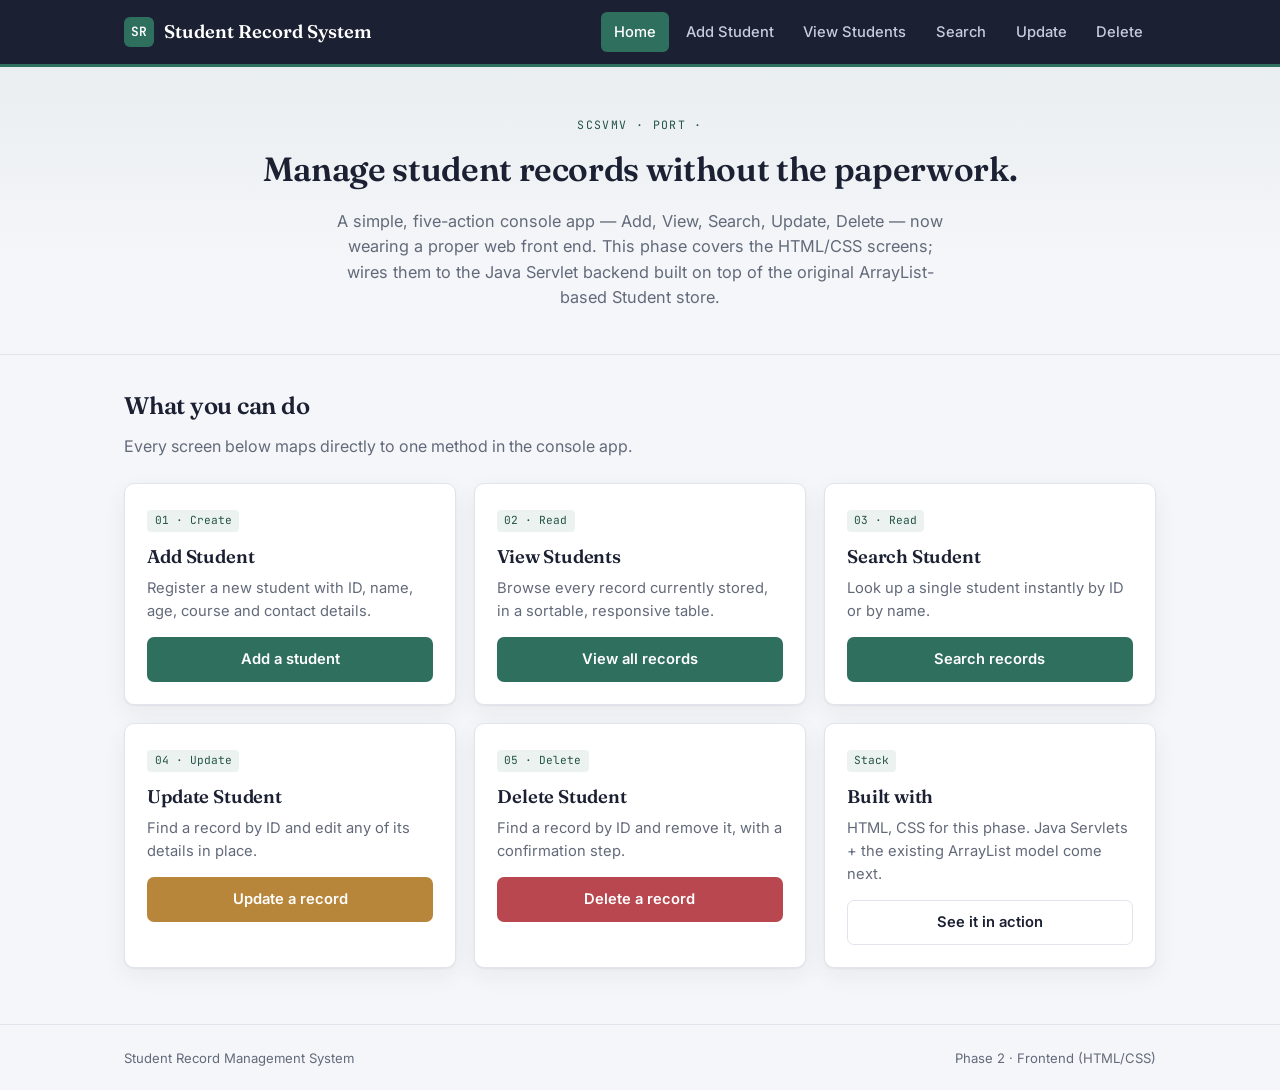
<file: frontend/index.html>
<!DOCTYPE html>
<html lang="en">
<head>
<meta charset="UTF-8">
<meta name="viewport" content="width=device-width, initial-scale=1.0">
<title>Student Record Management System</title>
<link rel="preconnect" href="https://fonts.googleapis.com">
<link href="https://fonts.googleapis.com/css2?family=Fraunces:wght@500;600&family=Inter:wght@400;500;600&family=JetBrains+Mono:wght@400;500&display=swap" rel="stylesheet">
<link rel="stylesheet" href="css/style.css">
</head>
<body>

<nav class="site-nav">
  <div class="container">
    <a class="brand" href="index.html">
      <span class="brand-mark">SR</span>
      Student Record System
    </a>
    <ul class="nav-links">
      <li><a href="index.html" class="active">Home</a></li>
      <li><a href="add-student.html">Add Student</a></li>
      <li><a href="view-students.html">View Students</a></li>
      <li><a href="search-student.html">Search</a></li>
      <li><a href="update-student.html">Update</a></li>
      <li><a href="delete-student.html">Delete</a></li>
    </ul>
  </div>
</nav>

<header class="page-header">
  <div class="container">
    <span class="eyebrow">SCSVMV &middot;  port &middot;</span>
    <h1>Manage student records without the paperwork.</h1>
    <p style="max-width:620px; font-size:1.02rem;">
      A simple, five-action console app — Add, View, Search, Update, Delete — now wearing a proper web front end.
      This phase covers the HTML/CSS screens; wires them to the Java Servlet backend built on top of the
      original ArrayList-based Student store.
    </p>
  </div>
</header>

<main>
  <div class="container">
    <h2>What you can do</h2>
    <p>Every screen below maps directly to one method in the console app.</p>

    <div class="feature-grid">

      <div class="feature-card">
        <span class="feature-tag">01 &middot; Create</span>
        <h3>Add Student</h3>
        <p>Register a new student with ID, name, age, course and contact details.</p>
        <a class="btn btn-primary" href="add-student.html">Add a student</a>
      </div>

      <div class="feature-card">
        <span class="feature-tag">02 &middot; Read</span>
        <h3>View Students</h3>
        <p>Browse every record currently stored, in a sortable, responsive table.</p>
        <a class="btn btn-primary" href="view-students.html">View all records</a>
      </div>

      <div class="feature-card">
        <span class="feature-tag">03 &middot; Read</span>
        <h3>Search Student</h3>
        <p>Look up a single student instantly by ID or by name.</p>
        <a class="btn btn-primary" href="search-student.html">Search records</a>
      </div>

      <div class="feature-card">
        <span class="feature-tag">04 &middot; Update</span>
        <h3>Update Student</h3>
        <p>Find a record by ID and edit any of its details in place.</p>
        <a class="btn btn-update" href="update-student.html">Update a record</a>
      </div>

      <div class="feature-card">
        <span class="feature-tag">05 &middot; Delete</span>
        <h3>Delete Student</h3>
        <p>Find a record by ID and remove it, with a confirmation step.</p>
        <a class="btn btn-delete" href="delete-student.html">Delete a record</a>
      </div>

      <div class="feature-card">
        <span class="feature-tag">Stack</span>
        <h3>Built with</h3>
        <p>HTML, CSS for this phase. Java Servlets + the existing ArrayList model come next.</p>
        <a class="btn btn-outline" href="view-students.html">See it in action</a>
      </div>

    </div>
  </div>
</main>

<footer>
  <div class="container">
    <span>Student Record Management System</span>
    <span>Phase 2 &middot; Frontend (HTML/CSS)</span>
  </div>
</footer>

</body>
</html>
</file>
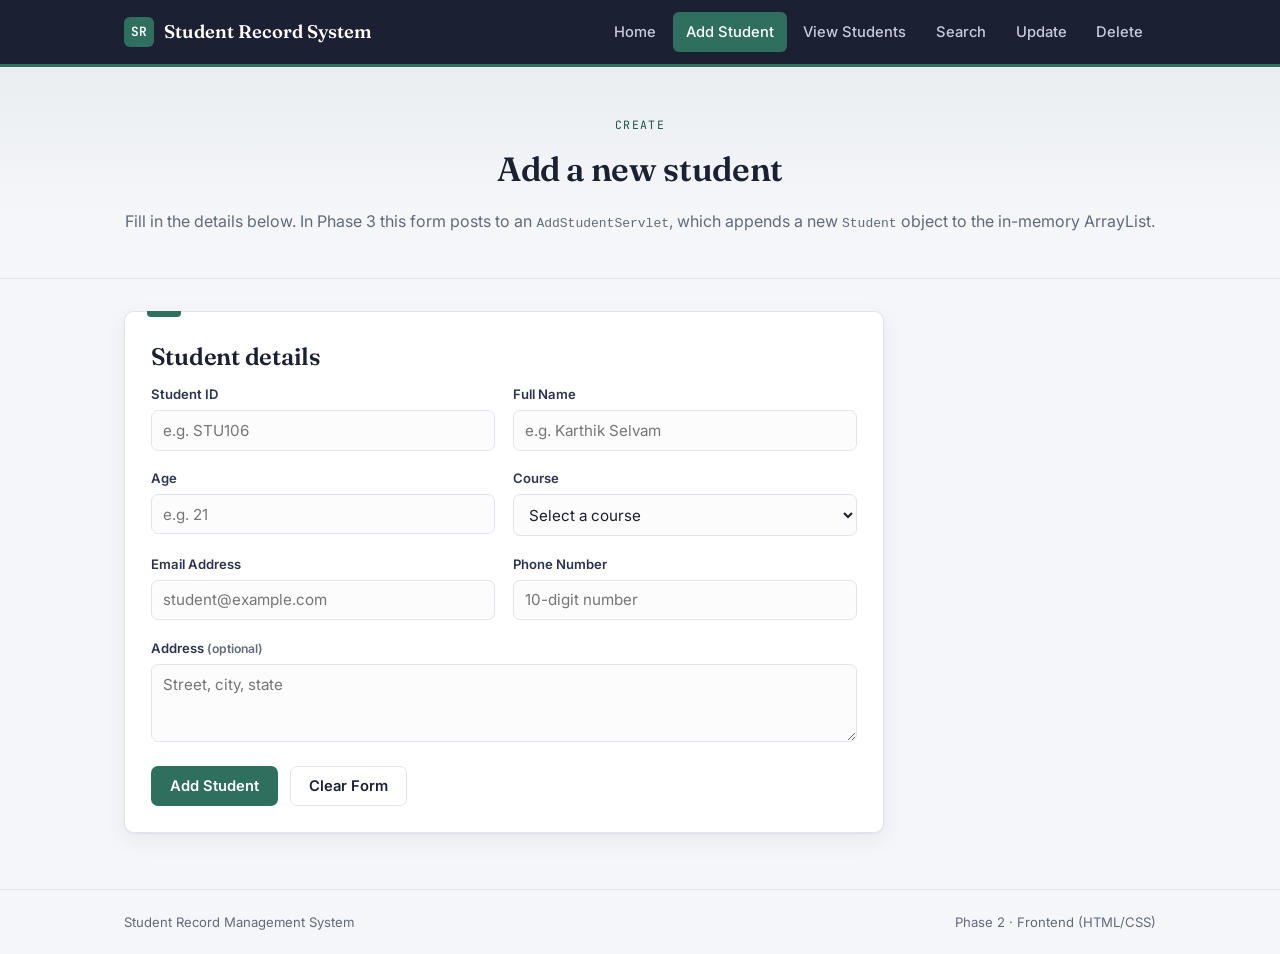
<file: frontend/add-student.html>
<!DOCTYPE html>
<html lang="en">
<head>
<meta charset="UTF-8">
<meta name="viewport" content="width=device-width, initial-scale=1.0">
<title>Add Student · Student Record Management System</title>
<link rel="preconnect" href="https://fonts.googleapis.com">
<link href="https://fonts.googleapis.com/css2?family=Fraunces:wght@500;600&family=Inter:wght@400;500;600&family=JetBrains+Mono:wght@400;500&display=swap" rel="stylesheet">
<link rel="stylesheet" href="css/style.css">
</head>
<body>

<nav class="site-nav">
  <div class="container">
    <a class="brand" href="index.html">
      <span class="brand-mark">SR</span>
      Student Record System
    </a>
    <ul class="nav-links">
      <li><a href="index.html">Home</a></li>
      <li><a href="add-student.html" class="active">Add Student</a></li>
      <li><a href="view-students.html">View Students</a></li>
      <li><a href="search-student.html">Search</a></li>
      <li><a href="update-student.html">Update</a></li>
      <li><a href="delete-student.html">Delete</a></li>
    </ul>
  </div>
</nav>

<header class="page-header">
  <div class="container">
    <span class="eyebrow">Create</span>
    <h1>Add a new student</h1>
    <p>Fill in the details below. In Phase 3 this form posts to an <code>AddStudentServlet</code>, which appends a new <code>Student</code> object to the in-memory ArrayList.</p>
  </div>
</header>

<main>
  <div class="container">
    <div class="card" style="max-width:760px;">
      <h2>Student details</h2>

      <div id="addAlert" class="alert"></div>

      <form id="addStudentForm" novalidate>
        <div class="form-grid">
          <div class="field">
            <label for="studentId">Student ID</label>
            <input type="text" id="studentId" name="studentId" placeholder="e.g. STU106" required>
          </div>
          <div class="field">
            <label for="fullName">Full Name</label>
            <input type="text" id="fullName" name="fullName" placeholder="e.g. Karthik Selvam" required>
          </div>
          <div class="field">
            <label for="age">Age</label>
            <input type="number" id="age" name="age" min="15" max="80" placeholder="e.g. 21" required>
          </div>
          <div class="field">
            <label for="course">Course</label>
            <select id="course" name="course" required>
              <option value="" disabled selected>Select a course</option>
              <option value="BCA">BCA</option>
              <option value="B.Sc CS">B.Sc Computer Science</option>
              <option value="B.Com">B.Com</option>
              <option value="B.E CSE">B.E Computer Science</option>
              <option value="Other">Other</option>
            </select>
          </div>
          <div class="field">
            <label for="email">Email Address</label>
            <input type="email" id="email" name="email" placeholder="student@example.com" required>
          </div>
          <div class="field">
            <label for="phone">Phone Number</label>
            <input type="tel" id="phone" name="phone" pattern="[0-9]{10}" placeholder="10-digit number" required>
          </div>
          <div class="field full">
            <label for="address">Address <span class="hint">(optional)</span></label>
            <textarea id="address" name="address" rows="3" placeholder="Street, city, state"></textarea>
          </div>
        </div>

        <div class="form-actions">
          <button type="submit" class="btn btn-primary">Add Student</button>
          <button type="reset" class="btn btn-outline">Clear Form</button>
        </div>
      </form>
    </div>
  </div>
</main>

<footer>
  <div class="container">
    <span>Student Record Management System</span>
    <span>Phase 2 &middot; Frontend (HTML/CSS)</span>
  </div>
</footer>

<script>
  const form = document.getElementById("addStudentForm");
  const alertBox = document.getElementById("addAlert");

  form.addEventListener("submit", function (e) {
    e.preventDefault();

    if (!form.checkValidity()) {
      form.reportValidity();
      return;
    }

    const id = document.getElementById("studentId").value.trim();
    const name = document.getElementById("fullName").value.trim();

    alertBox.textContent = "\u2713 " + name + " (" + id + ") added to the demo record set. Connect this form to your Servlet in Phase 3 to persist it.";
    alertBox.className = "alert show alert-success";
    form.reset();
  });
</script>

</body>
</html>
</file>
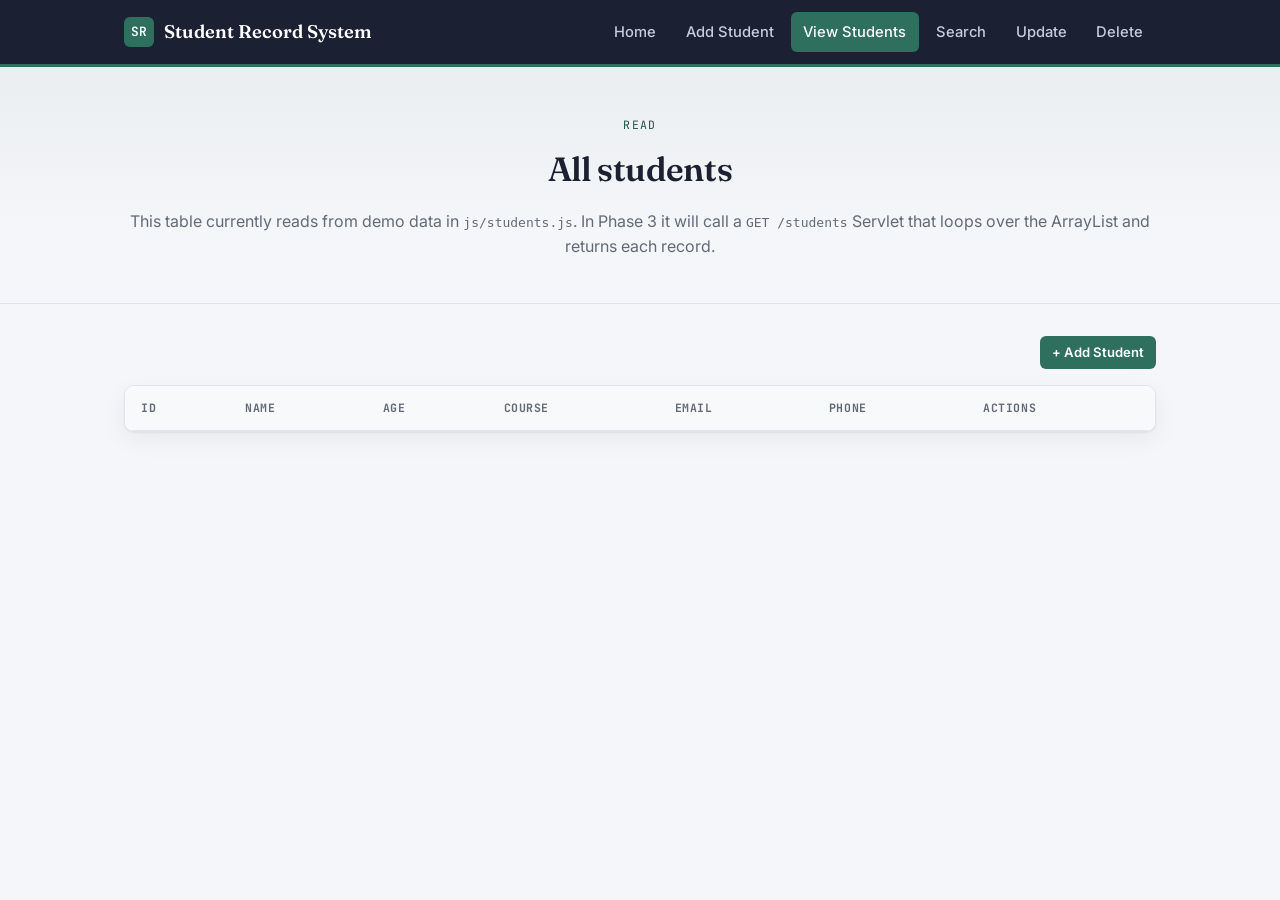
<file: frontend/view-students.html>
<!DOCTYPE html>
<html lang="en">
<head>
<meta charset="UTF-8">
<meta name="viewport" content="width=device-width, initial-scale=1.0">
<title>View Students · Student Record Management System</title>
<link rel="preconnect" href="https://fonts.googleapis.com">
<link href="https://fonts.googleapis.com/css2?family=Fraunces:wght@500;600&family=Inter:wght@400;500;600&family=JetBrains+Mono:wght@400;500&display=swap" rel="stylesheet">
<link rel="stylesheet" href="css/style.css">
</head>
<body>

<nav class="site-nav">
  <div class="container">
    <a class="brand" href="index.html">
      <span class="brand-mark">SR</span>
      Student Record System
    </a>
    <ul class="nav-links">
      <li><a href="index.html">Home</a></li>
      <li><a href="add-student.html">Add Student</a></li>
      <li><a href="view-students.html" class="active">View Students</a></li>
      <li><a href="search-student.html">Search</a></li>
      <li><a href="update-student.html">Update</a></li>
      <li><a href="delete-student.html">Delete</a></li>
    </ul>
  </div>
</nav>

<header class="page-header">
  <div class="container">
    <span class="eyebrow">Read</span>
    <h1>All students</h1>
    <p>This table currently reads from demo data in <code>js/students.js</code>. In Phase 3 it will call a <code>GET /students</code> Servlet that loops over the ArrayList and returns each record.</p>
  </div>
</header>

<main>
  <div class="container">

    <div style="display:flex; justify-content:space-between; align-items:center; flex-wrap:wrap; gap:0.8rem; margin-bottom:1rem;">
      <span id="countLabel" style="color:var(--text-muted); font-size:0.9rem;"></span>
      <a href="add-student.html" class="btn btn-primary btn-sm">+ Add Student</a>
    </div>

    <div class="table-wrap">
      <table>
        <thead>
          <tr>
            <th>ID</th>
            <th>Name</th>
            <th>Age</th>
            <th>Course</th>
            <th>Email</th>
            <th>Phone</th>
            <th>Actions</th>
          </tr>
</file>
<file: frontend/css/style.css>
/* ============================================================
   Student Record Management System — Shared Stylesheet
   Design tokens
   ============================================================ */
:root {
  /* Color */
  --ink:        #1B2032;   /* nav / headings */
  --ink-soft:   #2C3350;
  --bg:         #F5F6F9;   /* page background */
  --surface:    #FFFFFF;   /* cards */
  --line:       #E1E4EC;   /* hairline borders */
  --teal:       #2F6F5E;   /* primary action */
  --teal-dark:  #235347;
  --amber:      #B8863A;   /* update / caution */
  --brick:      #B8474F;   /* delete / danger */
  --text:       #1C1F26;
  --text-muted: #626A7A;

  /* Type */
  --font-display: "Fraunces", Georgia, "Times New Roman", serif;
  --font-body: "Inter", -apple-system, BlinkMacSystemFont, "Segoe UI", sans-serif;
  --font-mono: "JetBrains Mono", "SFMono-Regular", Consolas, monospace;

  --radius: 10px;
  --shadow: 0 1px 2px rgba(27,32,50,0.06), 0 8px 24px rgba(27,32,50,0.06);
}

* { box-sizing: border-box; }

html, body {
  margin: 0;
  padding: 0;
  background: var(--bg);
  color: var(--text);
  font-family: var(--font-body);
  line-height: 1.55;
  -webkit-font-smoothing: antialiased;
}

img, svg { display: block; max-width: 100%; }

a { color: var(--teal-dark); text-decoration: none; }
a:hover { text-decoration: underline; }

h1, h2, h3 {
  font-family: var(--font-display);
  color: var(--ink);
  margin: 0 0 0.4em 0;
  font-weight: 600;
  letter-spacing: -0.01em;
}

h1 { font-size: 2.1rem; }
h2 { font-size: 1.5rem; }
h3 { font-size: 1.15rem; }

p { color: var(--text-muted); margin: 0 0 1em 0; }

.container {
  max-width: 1080px;
  margin: 0 auto;
  padding: 0 1.5rem;
}

/* ----------------------------------------------------------
   Navigation
   ---------------------------------------------------------- */
.site-nav {
  background: var(--ink);
  border-bottom: 3px solid var(--teal);
}

.site-nav .container {
  display: flex;
  align-items: center;
  justify-content: space-between;
  min-height: 64px;
  flex-wrap: wrap;
  gap: 0.5rem 1rem;
}

.brand {
  display: flex;
  align-items: center;
  gap: 0.6rem;
  font-family: var(--font-display);
  color: #fff;
  font-size: 1.15rem;
  font-weight: 600;
}

.brand-mark {
  width: 30px;
  height: 30px;
  border-radius: 6px;
  background: var(--teal);
  color: #fff;
  font-family: var(--font-mono);
  font-size: 0.8rem;
  display: flex;
  align-items: center;
  justify-content: center;
  flex-shrink: 0;
}

.nav-links {
  display: flex;
  gap: 0.25rem;
  flex-wrap: wrap;
  list-style: none;
  margin: 0;
  padding: 0;
}

.nav-links a {
  display: inline-block;
  color: #C7CCDC;
  padding: 0.55rem 0.8rem;
  border-radius: 6px;
  font-size: 0.92rem;
  font-weight: 500;
  text-decoration: none;
  transition: background 0.15s ease, color 0.15s ease;
}

.nav-links a:hover {
  color: #fff;
  background: rgba(255,255,255,0.08);
  text-decoration: none;
}

.nav-links a.active {
  color: #fff;
  background: var(--teal);
}

/* ----------------------------------------------------------
   Hero / page header
   ---------------------------------------------------------- */
.page-header {
  padding: 2.75rem 0 1.75rem;
  border-bottom: 1px solid var(--line);
  background:
    linear-gradient(180deg, rgba(47,111,94,0.06), rgba(47,111,94,0) 70%);
  text-align: center;
}

.page-header p {
  margin-left: auto;
  margin-right: auto;
}

.eyebrow {
  font-family: var(--font-mono);
  font-size: 0.72rem;
  letter-spacing: 0.12em;
  text-transform: uppercase;
  color: var(--teal-dark);
  margin-bottom: 0.6rem;
  display: inline-block;
}

/* ----------------------------------------------------------
   Cards (index-card motif: a small "punch" tab top-left)
   ---------------------------------------------------------- */
.card {
  background: var(--surface);
  border: 1px solid var(--line);
  border-radius: var(--radius);
  box-shadow: var(--shadow);
  padding: 1.6rem;
  position: relative;
}

.card::before {
  content: "";
  position: absolute;
  top: -1px;
  left: 22px;
  width: 34px;
  height: 6px;
  background: var(--teal);
  border-radius: 0 0 4px 4px;
}

main {
  padding: 2rem 0 3.5rem;
}

/* ----------------------------------------------------------
   Feature grid (home page)
   ---------------------------------------------------------- */
.feature-grid {
  display: grid;
  grid-template-columns: repeat(3, 1fr);
  gap: 1.1rem;
  margin-top: 1.5rem;
}

.feature-card {
  background: var(--surface);
  border: 1px solid var(--line);
  border-radius: var(--radius);
  padding: 1.4rem;
  box-shadow: var(--shadow);
  transition: transform 0.15s ease, border-color 0.15s ease;
}

.feature-card:hover { transform: translateY(-3px); border-color: var(--teal); }

.feature-tag {
  font-family: var(--font-mono);
  font-size: 0.7rem;
  color: var(--teal-dark);
  background: rgba(47,111,94,0.09);
  border-radius: 4px;
  padding: 0.15rem 0.45rem;
  display: inline-block;
  margin-bottom: 0.7rem;
}

.feature-card h3 { margin-bottom: 0.35rem; }
.feature-card p { margin-bottom: 0.9rem; font-size: 0.92rem; }

.feature-card .btn { width: 100%; text-align: center; }

/* ----------------------------------------------------------
   Buttons
   ---------------------------------------------------------- */
.btn {
  display: inline-flex;
  align-items: center;
  justify-content: center;
  gap: 0.4rem;
  padding: 0.62rem 1.15rem;
  border-radius: 7px;
  font-family: var(--font-body);
  font-size: 0.92rem;
  font-weight: 600;
  border: 1px solid transparent;
  cursor: pointer;
  text-decoration: none;
  transition: background 0.15s ease, border-color 0.15s ease, color 0.15s ease;
}
.btn:hover { text-decoration: none; }

.btn-primary { background: var(--teal); color: #fff; }
.btn-primary:hover { background: var(--teal-dark); }

.btn-update { background: var(--amber); color: #fff; }
.btn-update:hover { background: #96692b; }

.btn-delete { background: var(--brick); color: #fff; }
.btn-delete:hover { background: #963c43; }

.btn-outline { background: transparent; color: var(--ink); border-color: var(--line); }
.btn-outline:hover { border-color: var(--teal); color: var(--teal-dark); }

.btn-sm { padding: 0.35rem 0.7rem; font-size: 0.82rem; border-radius: 6px; }

.btn:disabled { opacity: 0.55; cursor: not-allowed; }

/* ----------------------------------------------------------
   Forms
   ---------------------------------------------------------- */
.form-grid {
  display: grid;
  grid-template-columns: 1fr 1fr;
  gap: 1.1rem;
}

.field { display: flex; flex-direction: column; gap: 0.35rem; }
.field.full { grid-column: 1 / -1; }

.field label {
  font-size: 0.82rem;
  font-weight: 600;
  color: var(--ink-soft);
}

.field .hint {
  font-size: 0.76rem;
  color: var(--text-muted);
  margin-top: -0.15rem;
}

input, select, textarea {
  font-family: var(--font-body);
  font-size: 0.95rem;
  padding: 0.6rem 0.7rem;
  border: 1px solid var(--line);
  border-radius: 7px;
  background: #FCFCFD;
  color: var(--text);
  width: 100%;
}

input:focus, select:focus, textarea:focus {
  outline: none;
  border-color: var(--teal);
  box-shadow: 0 0 0 3px rgba(47,111,94,0.14);
  background: #fff;
}

.form-actions {
  display: flex;
  gap: 0.7rem;
  margin-top: 1.5rem;
  flex-wrap: wrap;
}

.search-bar {
  display: flex;
  gap: 0.6rem;
  flex-wrap: wrap;
}
.search-bar input { flex: 1; min-width: 200px; }

/* ----------------------------------------------------------
   Alerts / feedback
   ---------------------------------------------------------- */
.alert {
  border-radius: 8px;
  padding: 0.75rem 1rem;
  font-size: 0.9rem;
  margin: 1.1rem 0;
  border: 1px solid transparent;
  display: none;
}
.alert.show { display: block; }
.alert-success { background: rgba(47,111,94,0.09); color: var(--teal-dark); border-color: rgba(47,111,94,0.25); }
.alert-error { background: rgba(184,71,79,0.08); color: var(--brick); border-color: rgba(184,71,79,0.25); }
.alert-info { background: rgba(27,32,50,0.05); color: var(--ink-soft); border-color: var(--line); }

/* ----------------------------------------------------------
   Table
   ---------------------------------------------------------- */
.table-wrap {
  overflow-x: auto;
  border: 1px solid var(--line);
  border-radius: var(--radius);
  background: var(--surface);
  box-shadow: var(--shadow);
}

table {
  width: 100%;
  border-collapse: collapse;
  min-width: 640px;
}

thead th {
  text-align: left;
  font-family: var(--font-mono);
  font-size: 0.72rem;
  letter-spacing: 0.05em;
  text-transform: uppercase;
  color: var(--text-muted);
  background: #F8F9FB;
  padding: 0.8rem 1rem;
  border-bottom: 1px solid var(--line);
  white-space: nowrap;
}

tbody td {
  padding: 0.75rem 1rem;
  border-bottom: 1px solid var(--line);
  font-size: 0.92rem;
  vertical-align: middle;
}

tbody tr:last-child td { border-bottom: none; }
tbody tr:hover { background: #FAFBFD; }

td.id-cell { font-family: var(--font-mono); color: var(--teal-dark); }

.row-actions { display: flex; gap: 0.4rem; flex-wrap: wrap; }

.empty-state {
  text-align: center;
  padding: 2.6rem 1rem;
  color: var(--text-muted);
}
.empty-state .glyph {
  font-family: var(--font-mono);
  font-size: 1.6rem;
  color: var(--teal);
  margin-bottom: 0.5rem;
}

/* ----------------------------------------------------------
   Result / preview card (search, update, delete)
   ---------------------------------------------------------- */
.record-preview {
  margin-top: 1.3rem;
  border: 1px dashed var(--line);
  border-radius: var(--radius);
  padding: 1.2rem 1.4rem;
  background: #FAFBFD;
}
.record-preview dl {
  display: grid;
  grid-template-columns: 140px 1fr;
  gap: 0.5rem 1rem;
  margin: 0;
}
.record-preview dt {
  font-family: var(--font-mono);
  font-size: 0.75rem;
  color: var(--text-muted);
  text-transform: uppercase;
}
.record-preview dd { margin: 0; font-size: 0.92rem; }

/* ----------------------------------------------------------
   Footer
   ---------------------------------------------------------- */
footer {
  border-top: 1px solid var(--line);
  padding: 1.4rem 0;
  color: var(--text-muted);
  font-size: 0.82rem;
}
footer .container { display: flex; justify-content: space-between; flex-wrap: wrap; gap: 0.4rem; }

/* ----------------------------------------------------------
   Responsive
   ---------------------------------------------------------- */
@media (max-width: 860px) {
  .feature-grid { grid-template-columns: repeat(2, 1fr); }
  .form-grid { grid-template-columns: 1fr; }
  .record-preview dl { grid-template-columns: 110px 1fr; }
}

@media (max-width: 600px) {
  h1 { font-size: 1.6rem; }
  .feature-grid { grid-template-columns: 1fr; }
  .site-nav .container { flex-direction: column; align-items: flex-start; }
  .nav-links { width: 100%; }
  .nav-links a { flex: 1; text-align: center; }
  .card { padding: 1.15rem; }
}
</file>
